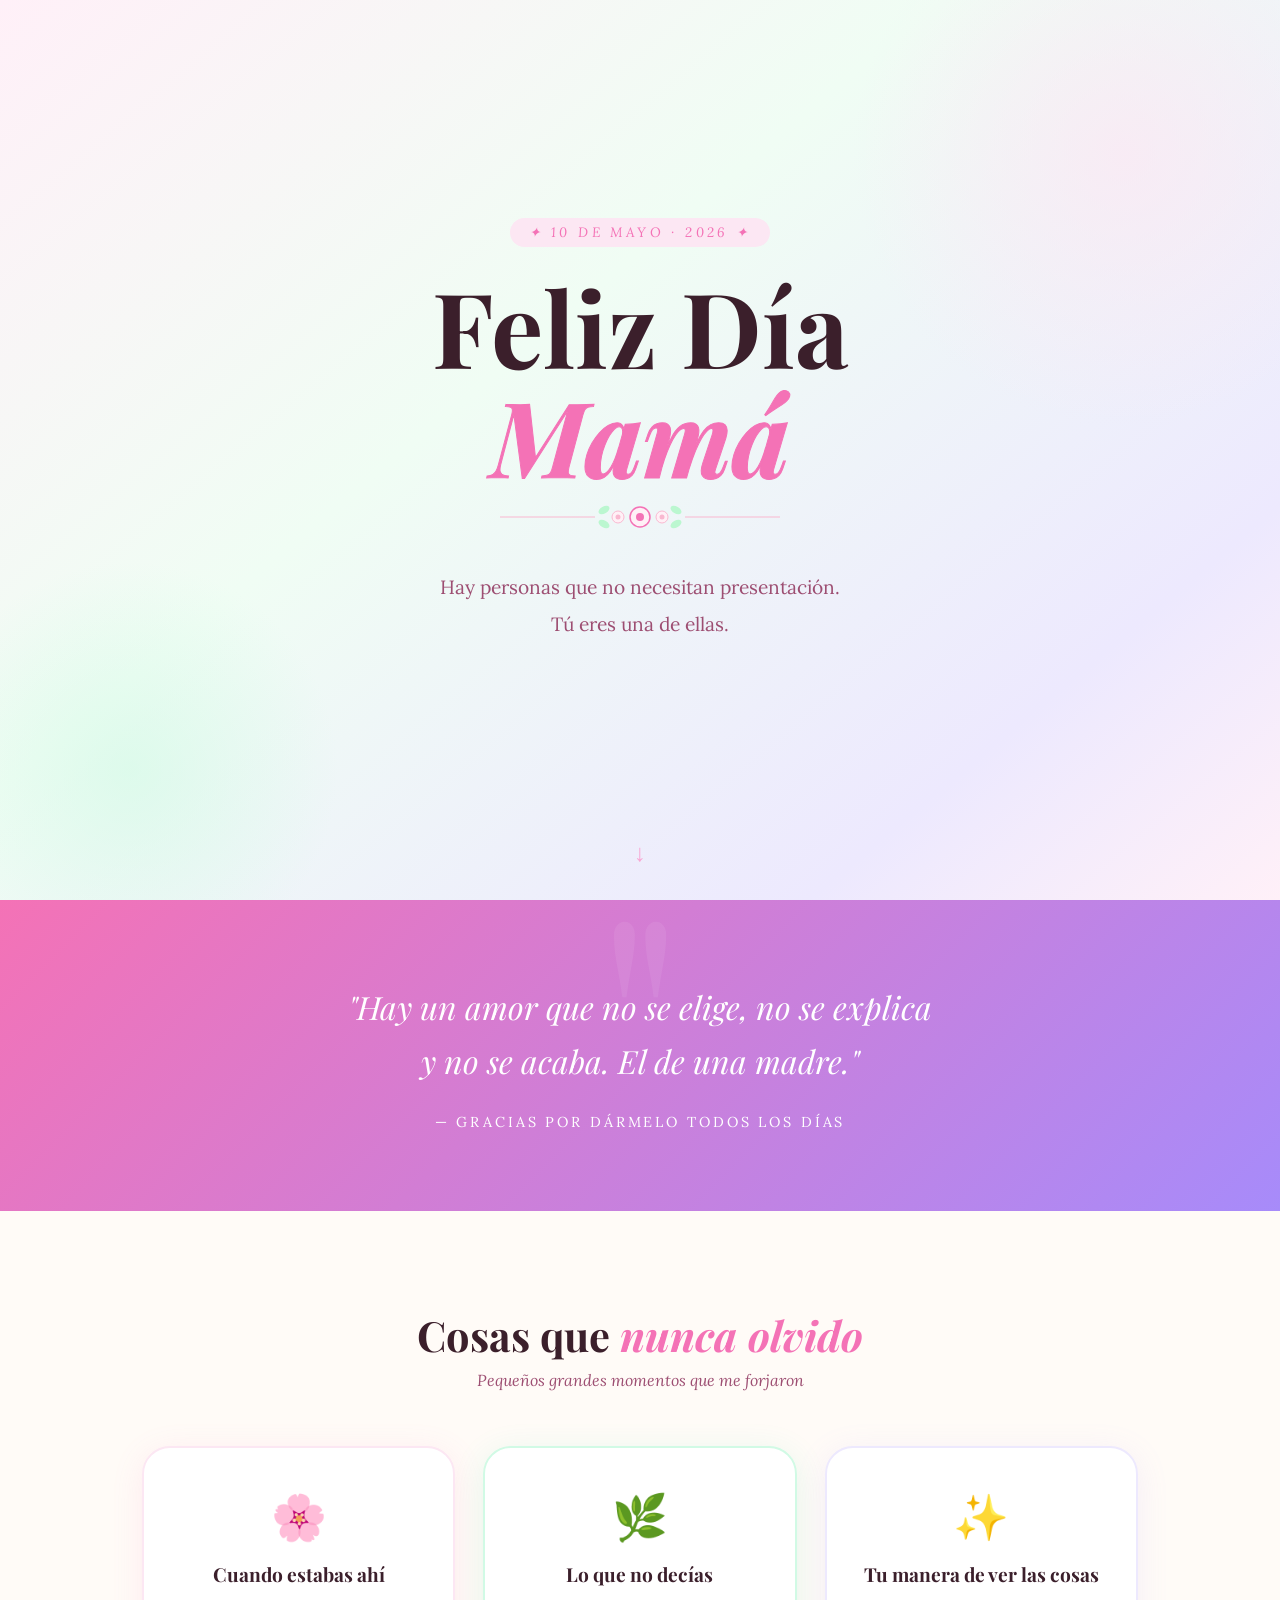
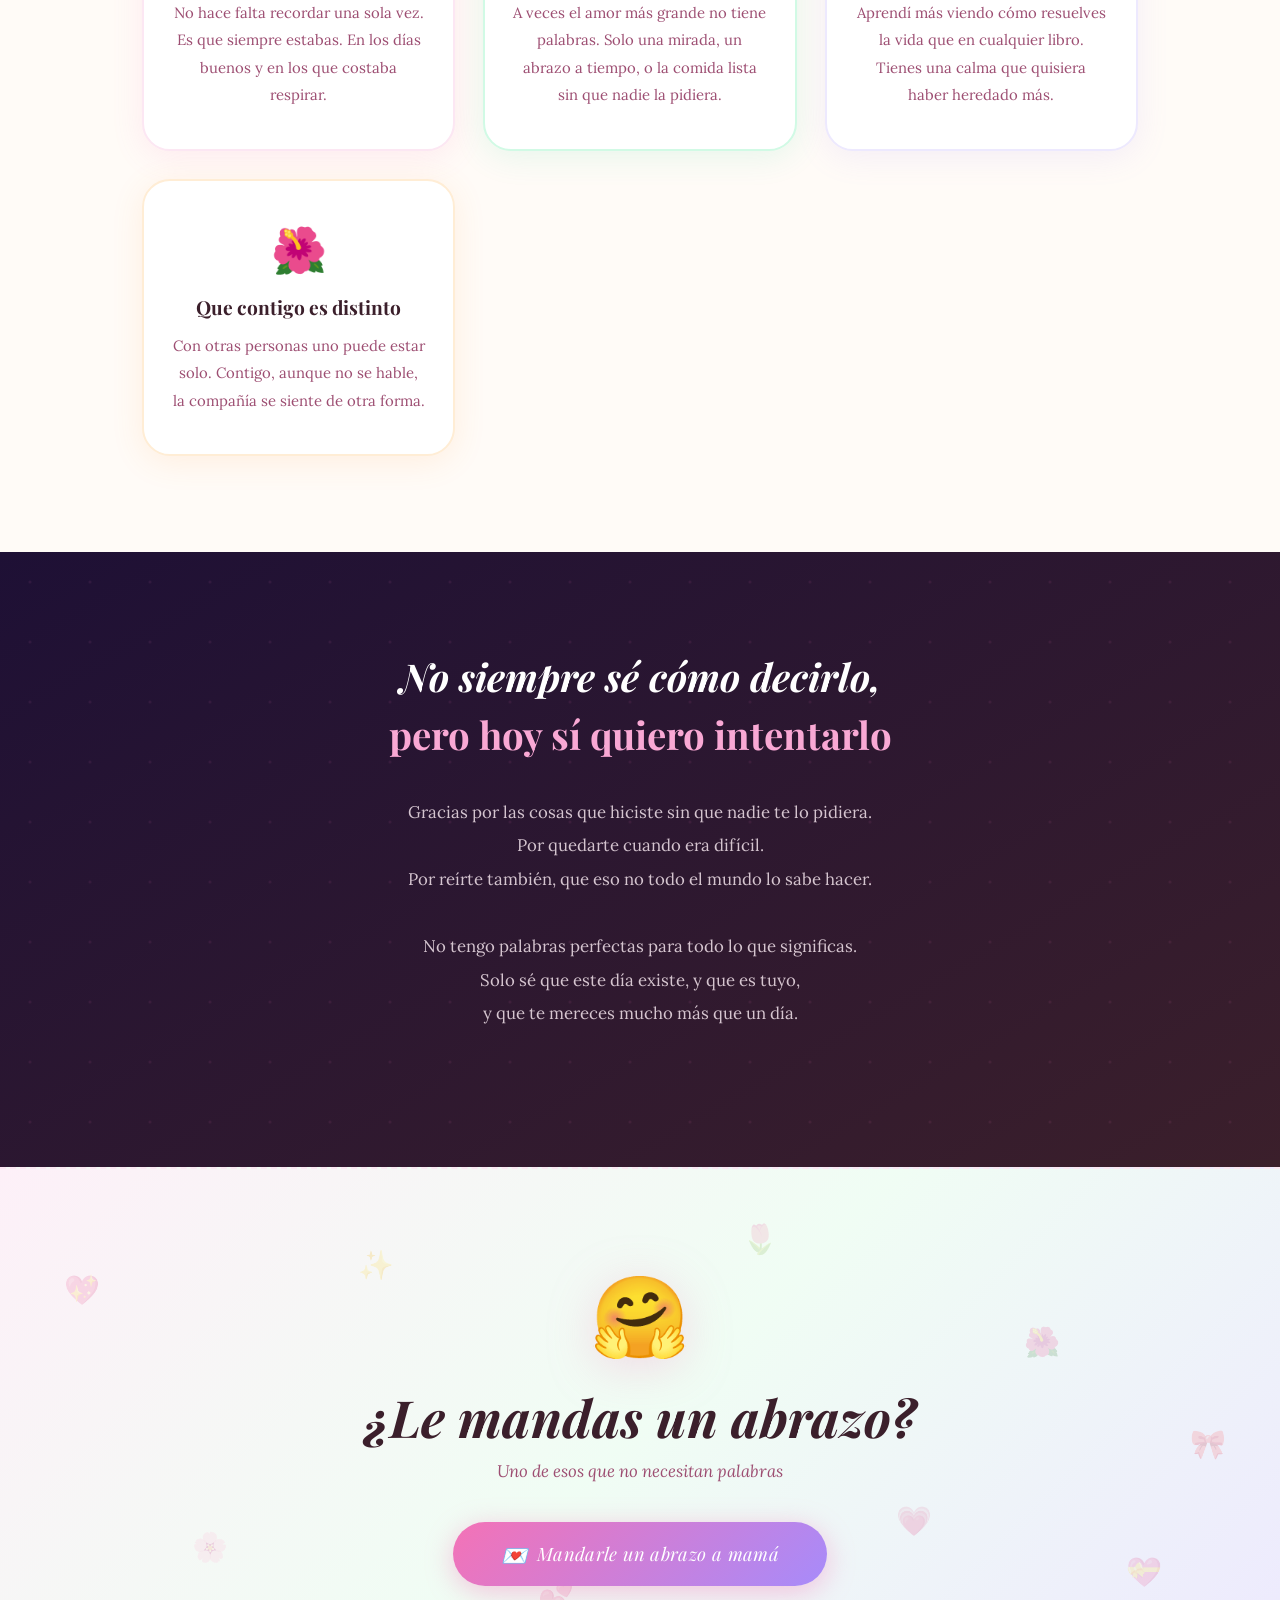
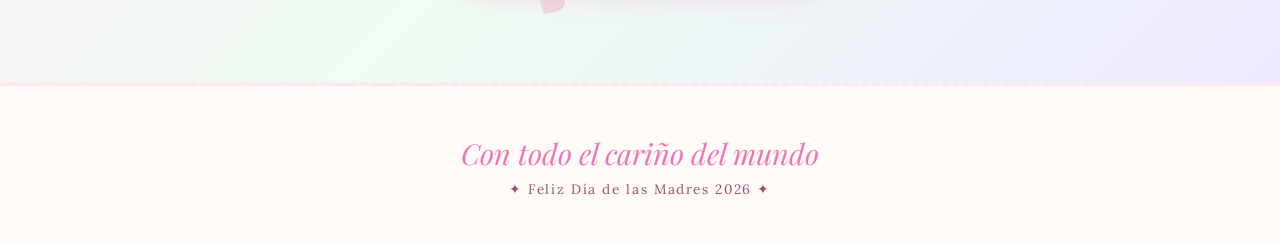
<file: index.html>
<!DOCTYPE html>
<html lang="es">
<head>
<meta charset="UTF-8">
<meta name="viewport" content="width=device-width, initial-scale=1.0">
<title>Feliz Día de las Madres</title>
<link href="https://fonts.googleapis.com/css2?family=Playfair+Display:ital,wght@0,400;0,700;1,400;1,700&family=Lora:ital,wght@0,400;0,500;1,400&display=swap" rel="stylesheet">
<link rel="stylesheet" href="stilos.css">
</head>
<body>

<section class="hero">
  <div class="hero-inner">
    <p class="tag">✦ 10 de mayo · 2026 ✦</p>
    <h1 class="hero-title">
      Feliz Día<br><em>Mamá</em>
    </h1>
    <svg class="floral-divider" width="280" height="40" viewBox="0 0 280 40" fill="none" xmlns="http://www.w3.org/2000/svg">
      <line x1="0" y1="20" x2="95" y2="20" stroke="#f9b8d0" stroke-width="1.2"/>
      <circle cx="140" cy="20" r="10" fill="#fff0f6" stroke="#f472b6" stroke-width="1.5"/>
      <circle cx="140" cy="20" r="4" fill="#f472b6"/>
      <circle cx="118" cy="20" r="6" fill="#fff0f6" stroke="#f9b8d0" stroke-width="1"/>
      <circle cx="118" cy="20" r="2.5" fill="#f9b8d0"/>
      <circle cx="162" cy="20" r="6" fill="#fff0f6" stroke="#f9b8d0" stroke-width="1"/>
      <circle cx="162" cy="20" r="2.5" fill="#f9b8d0"/>
      <ellipse cx="104" cy="13" rx="6" ry="3.5" fill="#bbf7d0" transform="rotate(-30 104 13)"/>
      <ellipse cx="176" cy="13" rx="6" ry="3.5" fill="#bbf7d0" transform="rotate(30 176 13)"/>
      <ellipse cx="104" cy="27" rx="6" ry="3.5" fill="#bbf7d0" transform="rotate(30 104 27)"/>
      <ellipse cx="176" cy="27" rx="6" ry="3.5" fill="#bbf7d0" transform="rotate(-30 176 27)"/>
      <line x1="185" y1="20" x2="280" y2="20" stroke="#f9b8d0" stroke-width="1.2"/>
    </svg>
    <p class="hero-subtitle">
      Hay personas que no necesitan presentación.<br>
      Tú eres una de ellas.
    </p>
  </div>
  <div class="scroll-cue">↓</div>
</section>

<section class="quote-section">
  <p class="quote-text reveal">
    "Hay un amor que no se elige, no se explica<br>y no se acaba. El de una madre."
  </p>
  <p class="quote-author reveal">— Gracias por dármelo todos los días</p>
</section>

<section class="cards-section">
  <h2 class="section-heading reveal">Cosas que <em>nunca olvido</em></h2>
  <p class="section-sub reveal">Pequeños grandes momentos que me forjaron</p>
  <div class="cards-grid">
    <div class="card reveal">
      <span class="card-icon">🌸</span>
      <h3 class="card-title">Cuando estabas ahí</h3>
      <p class="card-text">No hace falta recordar una sola vez. Es que siempre estabas. En los días buenos y en los que costaba respirar.</p>
    </div>
    <div class="card reveal">
      <span class="card-icon">🌿</span>
      <h3 class="card-title">Lo que no decías</h3>
      <p class="card-text">A veces el amor más grande no tiene palabras. Solo una mirada, un abrazo a tiempo, o la comida lista sin que nadie la pidiera.</p>
    </div>
    <div class="card reveal">
      <span class="card-icon">✨</span>
      <h3 class="card-title">Tu manera de ver las cosas</h3>
      <p class="card-text">Aprendí más viendo cómo resuelves la vida que en cualquier libro. Tienes una calma que quisiera haber heredado más.</p>
    </div>
    <div class="card reveal">
      <span class="card-icon">🌺</span>
      <h3 class="card-title">Que contigo es distinto</h3>
      <p class="card-text">Con otras personas uno puede estar solo. Contigo, aunque no se hable, la compañía se siente de otra forma.</p>
    </div>
  </div>
</section>

<section class="message-section">
  <div class="message-inner">
    <h2 class="message-heading reveal">
      No siempre sé cómo decirlo,<br>
      <strong>pero hoy sí quiero intentarlo</strong>
    </h2>
    <p class="message-body reveal">
      Gracias por las cosas que hiciste sin que nadie te lo pidiera.<br>
      Por quedarte cuando era difícil.<br>
      Por reírte también, que eso no todo el mundo lo sabe hacer.<br><br>
      No tengo palabras perfectas para todo lo que significas.<br>
      Solo sé que este día existe, y que es tuyo,<br>
      y que te mereces mucho más que un día.
    </p>
  </div>
</section>

<!-- SECCIÓN ABRAZO -->
<section class="abrazo-section">
  <div class="abrazo-section-inner">
    <div class="abrazo-section-deco" aria-hidden="true">🤗</div>
    <h2 class="abrazo-section-titulo reveal">¿Le mandas un abrazo?</h2>
    <p class="abrazo-section-sub reveal">Uno de esos que no necesitan palabras</p>
    <button class="btn-abrazo reveal" id="abrazoBtn">
      <span class="btn-abrazo-icon">💌</span>
      Mandarle un abrazo a mamá
    </button>
  </div>
  <div class="abrazo-burbujas" aria-hidden="true">
    <span>💖</span><span>🌸</span><span>✨</span>
    <span>💕</span><span>🌷</span><span>💗</span>
    <span>🌺</span><span>💝</span><span>🎀</span>
  </div>
</section>

<!-- OVERLAY -->
<div class="abrazo-wrap" id="abrazoOverlay">
  <div class="abrazo-card">
    <div class="corazones" id="corazones"></div>
    <p class="abrazo-emoji">🤗</p>
    <h2 class="abrazo-titulo">Va un abrazo, mamá</h2>
    <p class="abrazo-texto">
      De esos que duran un poco más de lo normal.<br>
      De los que no necesitan explicación.<br><br>
      Gracias por todo lo que eres.<br>
      Feliz día. 💖
    </p>
    <button class="abrazo-cerrar" id="cerrarBtn">✕ Cerrar</button>
  </div>
</div>

<footer>
  <p class="footer-title">Con todo el cariño del mundo</p>
  <p class="footer-sub">✦ Feliz Día de las Madres 2026 ✦</p>
</footer>

<script src="unidad1.js"></script>
</body>
</html>
</file>
<file: stilos.css>
*, *::before, *::after { box-sizing: border-box; margin: 0; padding: 0; }

:root {
  --pink: #f472b6;
  --pink-light: #fce7f3;
  --pink-pale: #fff0f8;
  --pink-mid: #f9a8d4;
  --mint: #34d399;
  --mint-light: #d1fae5;
  --lavender: #a78bfa;
  --lavender-light: #ede9fe;
  --peach: #fb923c;
  --peach-light: #ffedd5;
  --sky: #38bdf8;
  --sky-light: #e0f2fe;
  --cream: #fffbf7;
  --text-dark: #3b1f2b;
  --text-mid: #9d4e72;
}

body {
  background: var(--cream);
  font-family: 'Lora', Georgia, serif;
  color: var(--text-dark);
  min-height: 100vh;
  overflow-x: hidden;
}

/* === HERO === */
.hero {
  position: relative;
  min-height: 100vh;
  display: flex;
  flex-direction: column;
  align-items: center;
  justify-content: center;
  text-align: center;
  padding: 3rem 2rem;
  background: linear-gradient(140deg, #fff0f8 0%, #f0fdf4 40%, #ede9fe 80%, #fff0f8 100%);
  overflow: hidden;
}

.hero::before {
  content: '';
  position: absolute;
  width: 550px; height: 550px;
  border-radius: 50%;
  background: radial-gradient(circle, #fce7f3 0%, transparent 70%);
  top: -120px; right: -120px;
  opacity: 0.7;
}
.hero::after {
  content: '';
  position: absolute;
  width: 420px; height: 420px;
  border-radius: 50%;
  background: radial-gradient(circle, #d1fae5 0%, transparent 70%);
  bottom: -80px; left: -80px;
  opacity: 0.6;
}

.hero-inner { position: relative; z-index: 1; max-width: 700px; }

.tag {
  display: inline-block;
  font-family: 'Lora', serif;
  font-style: italic;
  font-size: 0.85rem;
  letter-spacing: 0.25em;
  color: var(--pink);
  text-transform: uppercase;
  margin-bottom: 1.5rem;
  animation: fadeUp 0.8s ease both;
  background: var(--pink-light);
  padding: 0.35rem 1.2rem;
  border-radius: 2rem;
}

.hero-title {
  font-family: 'Playfair Display', Georgia, serif;
  font-size: clamp(3.2rem, 9vw, 6.5rem);
  font-weight: 700;
  line-height: 1.05;
  color: var(--text-dark);
  margin-bottom: 0.5rem;
  animation: fadeUp 0.8s 0.1s ease both;
}

.hero-title em {
  display: block;
  font-style: italic;
  color: var(--pink);
  -webkit-text-stroke: 1px var(--pink);
}

.hero-subtitle {
  font-size: clamp(1rem, 2.5vw, 1.2rem);
  color: var(--text-mid);
  line-height: 1.9;
  margin: 1.5rem auto 2.5rem;
  max-width: 500px;
  animation: fadeUp 0.8s 0.2s ease both;
}

.floral-divider { animation: fadeUp 0.8s 0.3s ease both; margin: 0 auto 2rem; display: block; }

.scroll-cue {
  position: absolute;
  bottom: 2rem;
  left: 50%;
  transform: translateX(-50%);
  animation: bob 2s infinite ease-in-out;
  color: var(--pink-mid);
  font-size: 1.5rem;
  z-index: 1;
}

/* === QUOTE === */
.quote-section {
  background: linear-gradient(135deg, #f472b6 0%, #a78bfa 100%);
  color: white;
  text-align: center;
  padding: 5rem 2rem;
  position: relative;
  overflow: hidden;
}
.quote-section::before {
  content: '"';
  position: absolute;
  top: -2rem; left: 50%;
  transform: translateX(-50%);
  font-family: 'Playfair Display', serif;
  font-size: 18rem;
  opacity: 0.07;
  line-height: 1;
  color: white;
  pointer-events: none;
}
.quote-text {
  font-family: 'Playfair Display', serif;
  font-style: italic;
  font-size: clamp(1.4rem, 3vw, 2rem);
  line-height: 1.7;
  max-width: 620px;
  margin: 0 auto 1.5rem;
  position: relative;
}
.quote-author {
  font-size: 0.9rem;
  letter-spacing: 0.2em;
  text-transform: uppercase;
  opacity: 0.8;
}

/* === CARDS === */
.cards-section {
  padding: 6rem 2rem;
  max-width: 1060px;
  margin: 0 auto;
  text-align: center;
}
.section-heading {
  font-family: 'Playfair Display', serif;
  font-size: clamp(1.8rem, 4vw, 2.6rem);
  color: var(--text-dark);
  margin-bottom: 0.5rem;
}
.section-heading em { font-style: italic; color: var(--pink); }
.section-sub { color: var(--text-mid); margin-bottom: 3.5rem; font-style: italic; }

.cards-grid {
  display: grid;
  grid-template-columns: repeat(auto-fit, minmax(230px, 1fr));
  gap: 1.75rem;
}

.card {
  background: white;
  border-radius: 1.75rem;
  padding: 2.5rem 1.75rem;
  transition: transform 0.3s ease, box-shadow 0.3s ease;
  border: 2px solid transparent;
}
.card:nth-child(1) { border-color: #fce7f3; box-shadow: 0 6px 32px rgba(244,114,182,0.12); }
.card:nth-child(2) { border-color: #d1fae5; box-shadow: 0 6px 32px rgba(52,211,153,0.12); }
.card:nth-child(3) { border-color: #ede9fe; box-shadow: 0 6px 32px rgba(167,139,250,0.12); }
.card:nth-child(4) { border-color: #ffedd5; box-shadow: 0 6px 32px rgba(251,146,60,0.12); }

.card:hover { transform: translateY(-8px); }
.card:nth-child(1):hover { box-shadow: 0 16px 48px rgba(244,114,182,0.22); }
.card:nth-child(2):hover { box-shadow: 0 16px 48px rgba(52,211,153,0.22); }
.card:nth-child(3):hover { box-shadow: 0 16px 48px rgba(167,139,250,0.22); }
.card:nth-child(4):hover { box-shadow: 0 16px 48px rgba(251,146,60,0.22); }

.card-icon { font-size: 2.8rem; margin-bottom: 1rem; display: block; }
.card-title {
  font-family: 'Playfair Display', serif;
  font-size: 1.2rem;
  color: var(--text-dark);
  margin-bottom: 0.75rem;
}
.card-text { font-size: 0.93rem; color: var(--text-mid); line-height: 1.85; }

/* === MESSAGE === */
.message-section {
  background: linear-gradient(150deg, #1e1035 0%, #3b1f2b 100%);
  color: white;
  text-align: center;
  padding: 6rem 2rem;
  position: relative;
  overflow: hidden;
}
.message-section::before {
  content: '';
  position: absolute;
  inset: 0;
  background: url("data:image/svg+xml,%3Csvg width='60' height='60' viewBox='0 0 60 60' xmlns='http://www.w3.org/2000/svg'%3E%3Cg fill='none'%3E%3Ccircle cx='30' cy='30' r='1.5' fill='%23f472b6' fill-opacity='0.08'/%3E%3C/g%3E%3C/svg%3E");
}
.message-inner { position: relative; max-width: 640px; margin: 0 auto; }
.message-heading {
  font-family: 'Playfair Display', serif;
  font-style: italic;
  font-size: clamp(1.6rem, 4vw, 2.4rem);
  line-height: 1.5;
  margin-bottom: 2rem;
}
.message-heading strong { color: #f9a8d4; font-style: normal; }
.message-body {
  font-size: 1.05rem;
  line-height: 2;
  color: rgba(255,240,248,0.8);
  margin-bottom: 2.5rem;
}

/* === BOTÓN ABRAZO === */
.btn {
  display: inline-block;
  background: linear-gradient(135deg, #f472b6, #a78bfa);
  color: white;
  border: none;
  cursor: pointer;
  padding: 1rem 2.8rem;
  border-radius: 3rem;
  font-family: 'Lora', serif;
  font-size: 1rem;
  letter-spacing: 0.05em;
  transition: transform 0.2s, box-shadow 0.2s;
  box-shadow: 0 4px 20px rgba(244,114,182,0.35);
}
.btn:hover {
  transform: scale(1.06);
  box-shadow: 0 8px 32px rgba(244,114,182,0.5);
}

/* === OVERLAY ABRAZO === */
.abrazo-wrap {
  position: fixed;
  top: 0; left: 0; right: 0; bottom: 0;
  width: 100%; height: 100%;
  background: rgba(20, 5, 30, 0.85);
  z-index: 99999;
  display: flex;
  align-items: center;
  justify-content: center;
  padding: 2rem;
  opacity: 0;
  visibility: hidden;
  pointer-events: none;
  transition: opacity 0.35s ease, visibility 0.35s ease;
}
.abrazo-wrap.activo {
  opacity: 1;
  visibility: visible;
  pointer-events: auto;
}

.abrazo-card {
  background: linear-gradient(145deg, #fff0f8, #f0fdf4, #ede9fe);
  border-radius: 2rem;
  padding: 3rem 2.5rem;
  text-align: center;
  max-width: 420px;
  width: 90%;
  position: relative;
  animation: popIn 0.5s cubic-bezier(0.175, 0.885, 0.32, 1.275) both;
  box-shadow: 0 20px 80px rgba(244,114,182,0.3);
  border: 2px solid #fce7f3;
}

.corazones {
  position: absolute;
  inset: 0;
  pointer-events: none;
  overflow: hidden;
  border-radius: 2rem;
}

.corazon {
  position: absolute;
  font-size: 1.4rem;
  animation: flotar var(--dur) ease-in-out infinite;
  opacity: 0;
}

.abrazo-emoji {
  font-size: 5rem;
  display: block;
  margin-bottom: 1rem;
  animation: latir 1.2s ease-in-out infinite;
  position: relative;
}

.abrazo-titulo {
  font-family: 'Playfair Display', serif;
  font-size: 1.5rem;
  color: var(--text-dark);
  margin-bottom: 1rem;
  font-style: italic;
}

.abrazo-texto {
  font-size: 1rem;
  color: var(--text-mid);
  line-height: 1.9;
  margin-bottom: 2rem;
}

.abrazo-cerrar {
  background: none;
  border: 1.5px solid var(--pink-mid);
  color: var(--pink);
  padding: 0.6rem 1.8rem;
  border-radius: 2rem;
  cursor: pointer;
  font-family: 'Lora', serif;
  font-size: 0.9rem;
  transition: background 0.2s, color 0.2s;
}
.abrazo-cerrar:hover { background: var(--pink-light); }

/* === FOOTER === */
footer {
  background: var(--cream);
  text-align: center;
  padding: 3rem 2rem;
  border-top: 2px solid var(--pink-light);
}
.footer-title {
  font-family: 'Playfair Display', serif;
  font-style: italic;
  font-size: 1.8rem;
  color: var(--pink);
  margin-bottom: 0.5rem;
}
.footer-sub { font-size: 0.85rem; color: var(--text-mid); letter-spacing: 0.12em; }

/* === ANIMACIONES === */
@keyframes fadeUp {
  from { opacity: 0; transform: translateY(28px); }
  to   { opacity: 1; transform: translateY(0); }
}
@keyframes bob {
  0%, 100% { transform: translateX(-50%) translateY(0); }
  50%       { transform: translateX(-50%) translateY(10px); }
}
@keyframes popIn {
  from { opacity: 0; transform: scale(0.7); }
  to   { opacity: 1; transform: scale(1); }
}
@keyframes latir {
  0%, 100% { transform: scale(1); }
  50%       { transform: scale(1.15); }
}
@keyframes flotar {
  0%   { opacity: 0; transform: translateY(0) scale(0.5); }
  20%  { opacity: 1; }
  80%  { opacity: 0.6; }
  100% { opacity: 0; transform: translateY(-180px) scale(1.2); }
}

.reveal { opacity: 0; transform: translateY(32px); transition: opacity 0.7s ease, transform 0.7s ease; }
.reveal.visible { opacity: 1; transform: none; }

/* === SECCIÓN ABRAZO === */
.abrazo-section {
  position: relative;
  background: linear-gradient(135deg, #fdf0f8 0%, #f0fdf4 50%, #ede9fe 100%);
  padding: 6rem 2rem;
  text-align: center;
  overflow: hidden;
  border-top: 2px dashed #fce7f3;
  border-bottom: 2px dashed #fce7f3;
}

.abrazo-section-inner {
  position: relative;
  z-index: 2;
}

.abrazo-section-deco {
  font-size: 5rem;
  display: block;
  margin-bottom: 1rem;
  animation: mecerse 3s ease-in-out infinite;
  filter: drop-shadow(0 8px 24px rgba(244,114,182,0.25));
}

.abrazo-section-titulo {
  font-family: 'Playfair Display', serif;
  font-style: italic;
  font-size: clamp(2rem, 5vw, 3.2rem);
  color: var(--text-dark);
  margin-bottom: 0.6rem;
}

.abrazo-section-sub {
  font-size: 1.05rem;
  color: var(--text-mid);
  margin-bottom: 2.5rem;
  font-style: italic;
}

.btn-abrazo {
  display: inline-flex;
  align-items: center;
  gap: 0.6rem;
  background: linear-gradient(135deg, #f472b6, #a78bfa);
  color: white;
  border: none;
  cursor: pointer;
  padding: 1.1rem 3rem;
  border-radius: 4rem;
  font-family: 'Playfair Display', serif;
  font-style: italic;
  font-size: 1.15rem;
  letter-spacing: 0.02em;
  transition: transform 0.25s, box-shadow 0.25s;
  box-shadow: 0 6px 28px rgba(244,114,182,0.4);
}
.btn-abrazo:hover {
  transform: scale(1.07) translateY(-2px);
  box-shadow: 0 12px 40px rgba(244,114,182,0.55);
}
.btn-abrazo-icon { font-size: 1.3rem; }

/* Burbujas decorativas flotando de fondo */
.abrazo-burbujas {
  position: absolute;
  inset: 0;
  pointer-events: none;
  z-index: 1;
}
.abrazo-burbujas span {
  position: absolute;
  font-size: 1.8rem;
  opacity: 0.18;
  animation: flotarDeco var(--fd, 6s) ease-in-out infinite;
}
.abrazo-burbujas span:nth-child(1)  { left: 5%;  top: 20%; --fd: 5.5s; animation-delay: 0s; }
.abrazo-burbujas span:nth-child(2)  { left: 15%; top: 70%; --fd: 6.5s; animation-delay: 0.5s; }
.abrazo-burbujas span:nth-child(3)  { left: 28%; top: 15%; --fd: 7s;   animation-delay: 1s; }
.abrazo-burbujas span:nth-child(4)  { left: 42%; top: 80%; --fd: 5s;   animation-delay: 0.3s; }
.abrazo-burbujas span:nth-child(5)  { left: 58%; top: 10%; --fd: 6s;   animation-delay: 0.8s; }
.abrazo-burbujas span:nth-child(6)  { left: 70%; top: 65%; --fd: 7.5s; animation-delay: 0.2s; }
.abrazo-burbujas span:nth-child(7)  { left: 80%; top: 30%; --fd: 5.8s; animation-delay: 1.2s; }
.abrazo-burbujas span:nth-child(8)  { left: 88%; top: 75%; --fd: 6.2s; animation-delay: 0.6s; }
.abrazo-burbujas span:nth-child(9)  { left: 93%; top: 50%; --fd: 5.2s; animation-delay: 0.9s; }

@keyframes mecerse {
  0%, 100% { transform: rotate(-5deg) scale(1); }
  50%       { transform: rotate(5deg) scale(1.08); }
}
@keyframes flotarDeco {
  0%, 100% { transform: translateY(0); }
  50%       { transform: translateY(-18px); }
}
</file>
